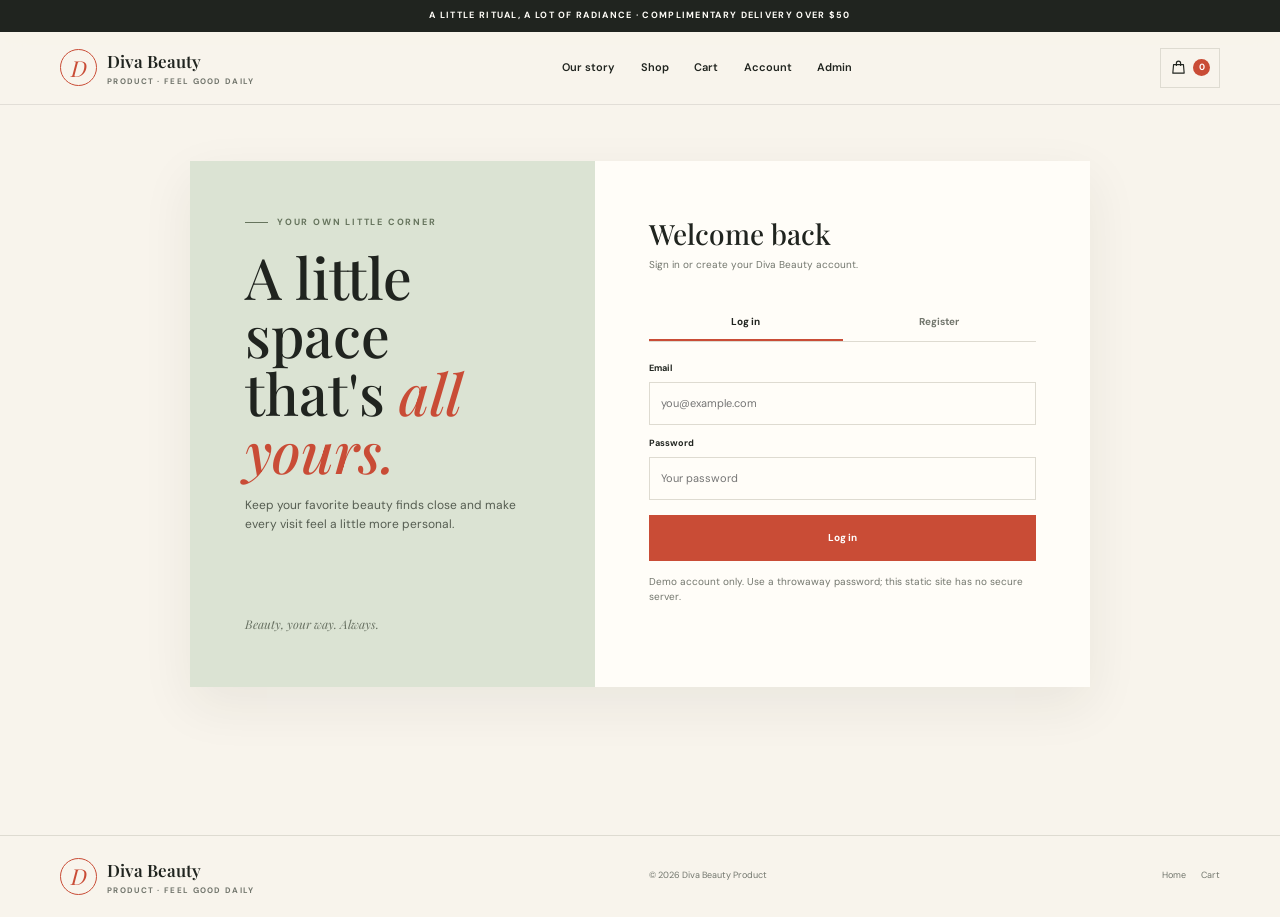
<file: account.html>
<!doctype html>
<html lang="en">
<head>
  <meta charset="utf-8"><meta name="viewport" content="width=device-width, initial-scale=1"><meta name="theme-color" content="#f8f4ec">
  <title>Your account | Diva Beauty Product</title><link rel="stylesheet" href="styles.css"><script src="app.js" defer></script>
</head>
<body data-page="account">
  <div class="announcement">A little ritual, a lot of radiance · Complimentary delivery over $50</div>
  <header class="site-header"><div class="wrap header-inner"><a class="brand" href="index.html"><span class="brand-mark" aria-hidden="true">D</span><span class="brand-copy"><strong>Diva Beauty</strong><small>Product · Feel good daily</small></span></a><nav class="nav" data-main-nav aria-label="Main navigation"><a href="index.html#about">Our story</a><a href="index.html#shop">Shop</a><a href="cart.html">Cart</a><a href="account.html" aria-current="page">Account</a><a href="admin.html">Admin</a></nav><div class="header-actions"><a class="icon-button" href="cart.html" aria-label="Shopping cart"><svg viewBox="0 0 24 24" aria-hidden="true"><path d="M5 8h14l1 12H4L5 8Z"/><path d="M9 9V6a3 3 0 0 1 6 0v3"/></svg><span class="cart-count" data-cart-count>0</span></a><button class="icon-button menu-toggle" type="button" data-menu-toggle aria-label="Toggle navigation" aria-expanded="false"><svg viewBox="0 0 24 24" aria-hidden="true"><path d="M4 7h16M4 12h16M4 17h16"/></svg></button></div></div></header>
  <main class="page-main wrap"><section class="account-layout"><div class="account-story"><div><span class="eyebrow">Your own little corner</span><h1>A little space that's <em>all yours.</em></h1><p>Keep your favorite beauty finds close and make every visit feel a little more personal.</p></div><span class="story-note">Beauty, your way. Always.</span></div><div class="account-form-side"><div class="form-heading"><h2 id="accountHeading">Welcome back</h2><p>Sign in or create your Diva Beauty account.</p></div>
    <div id="authArea"><div class="tabs" role="tablist" aria-label="Account options"><button class="tab active" type="button" data-mode="login" role="tab" aria-selected="true">Log in</button><button class="tab" type="button" data-mode="register" role="tab" aria-selected="false">Register</button></div>
      <form class="auth-form active" id="loginForm"><div class="field"><label for="loginEmail">Email</label><input id="loginEmail" name="email" type="email" autocomplete="email" required placeholder="you@example.com"></div><div class="field"><label for="loginPassword">Password</label><input id="loginPassword" name="password" type="password" autocomplete="current-password" required placeholder="Your password"></div><button class="button" type="submit">Log in</button></form>
      <form class="auth-form" id="registerForm"><div class="field"><label for="registerUsername">User name</label><input id="registerUsername" name="username" autocomplete="username" required minlength="2" placeholder="How should we call you?"></div><div class="field"><label for="registerEmail">Email</label><input id="registerEmail" name="email" type="email" autocomplete="email" required placeholder="you@example.com"></div><div class="field"><label for="registerPassword">Password</label><input id="registerPassword" name="password" type="password" autocomplete="new-password" required minlength="8" placeholder="At least 8 characters"></div><button class="button" type="submit">Create account</button></form>
      <p class="form-note">Demo account only. Use a throwaway password; this static site has no secure server.</p></div>
    <div class="account-panel" id="accountPanel" aria-live="polite"><h3>You're signed in.</h3><p id="accountGreeting"></p><div class="account-actions"><a class="button" href="index.html#shop">Explore products</a><button class="button button-outline" id="signOutButton" type="button">Sign out</button></div></div><p class="feedback" id="feedback" role="status" aria-live="polite"></p>
  </div></section></main>
  <footer class="site-footer"><div class="wrap footer-inner"><a class="brand" href="index.html"><span class="brand-mark" aria-hidden="true">D</span><span class="brand-copy"><strong>Diva Beauty</strong><small>Product · Feel good daily</small></span></a><span class="footer-note">© <span data-year></span> Diva Beauty Product</span><div class="footer-links"><a href="index.html">Home</a><a href="cart.html">Cart</a></div></div></footer>
</body>
</html>
</file>
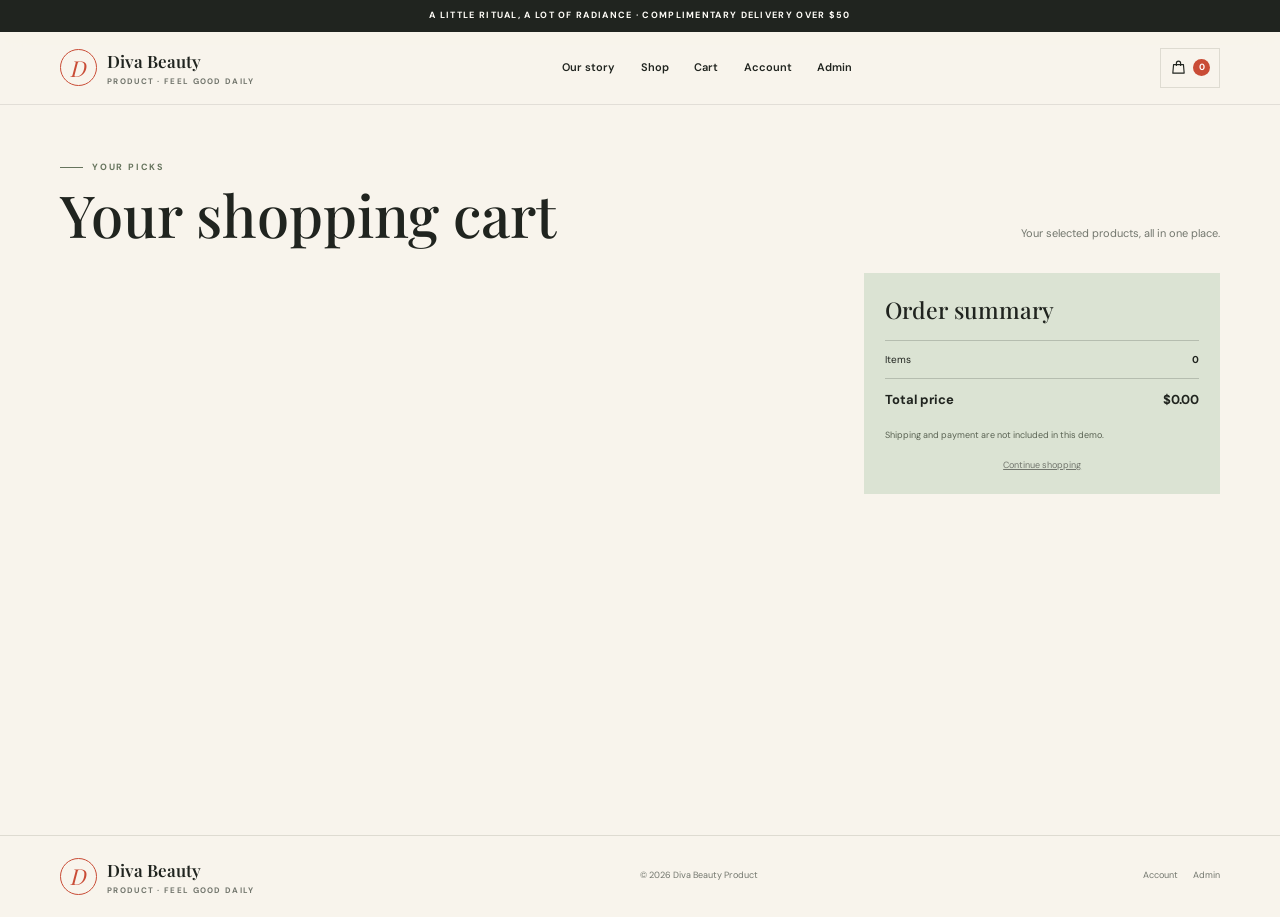
<file: cart.html>
<!doctype html>
<html lang="en">
<head>
  <meta charset="utf-8"><meta name="viewport" content="width=device-width, initial-scale=1"><meta name="theme-color" content="#f8f4ec">
  <title>Your shopping cart | Diva Beauty Product</title><link rel="stylesheet" href="styles.css"><script src="app.js" defer></script>
</head>
<body data-page="cart">
  <div class="announcement">A little ritual, a lot of radiance · Complimentary delivery over $50</div>
  <header class="site-header"><div class="wrap header-inner"><a class="brand" href="index.html"><span class="brand-mark" aria-hidden="true">D</span><span class="brand-copy"><strong>Diva Beauty</strong><small>Product · Feel good daily</small></span></a><nav class="nav" data-main-nav aria-label="Main navigation"><a href="index.html#about">Our story</a><a href="index.html#shop">Shop</a><a href="cart.html" aria-current="page">Cart</a><a href="account.html">Account</a><a href="admin.html">Admin</a></nav><div class="header-actions"><a class="icon-button" href="cart.html" aria-label="Shopping cart"><svg viewBox="0 0 24 24" aria-hidden="true"><path d="M5 8h14l1 12H4L5 8Z"/><path d="M9 9V6a3 3 0 0 1 6 0v3"/></svg><span class="cart-count" data-cart-count>0</span></a><button class="icon-button menu-toggle" type="button" data-menu-toggle aria-label="Toggle navigation" aria-expanded="false"><svg viewBox="0 0 24 24" aria-hidden="true"><path d="M4 7h16M4 12h16M4 17h16"/></svg></button></div></div></header>
  <main class="page-main wrap"><div class="page-heading"><div><span class="eyebrow">Your picks</span><h1>Your shopping cart</h1></div><p id="cartCountText">Your selected products, all in one place.</p></div>
    <div class="cart-layout"><section aria-label="Selected products"><div id="cartContents"></div><div class="empty-state" id="emptyCart" hidden><h2>Your bag is taking a little break.</h2><p>Find a new favorite to add to your routine.</p><a class="button" href="index.html#shop">Explore products</a></div></section>
      <aside class="summary" aria-labelledby="summaryTitle"><h2 id="summaryTitle">Order summary</h2><div class="summary-row"><span>Items</span><strong id="itemCount">0</strong></div><div class="summary-row total"><span>Total price</span><strong id="cartTotal">$0.00</strong></div><p class="summary-note">Shipping and payment are not included in this demo.</p><form id="checkoutSection" hidden><div class="field"><label for="orderName">Your name</label><input id="orderName" name="customer" autocomplete="name" required placeholder="Your name"></div><div class="field"><label for="orderEmail">Email</label><input id="orderEmail" name="email" type="email" autocomplete="email" required placeholder="you@example.com"></div><button class="button" type="submit">Place demo order</button></form><a class="continue-link" href="index.html#shop">Continue shopping</a></aside>
    </div>
  </main>
  <footer class="site-footer"><div class="wrap footer-inner"><a class="brand" href="index.html"><span class="brand-mark" aria-hidden="true">D</span><span class="brand-copy"><strong>Diva Beauty</strong><small>Product · Feel good daily</small></span></a><span class="footer-note">© <span data-year></span> Diva Beauty Product</span><div class="footer-links"><a href="account.html">Account</a><a href="admin.html">Admin</a></div></div></footer>
</body>
</html>
</file>
<file: styles.css>
@import url('https://fonts.googleapis.com/css2?family=DM+Sans:wght@400;500;600;700&family=Playfair+Display:ital,wght@0,500;0,600;1,500&display=swap');
:root{--paper:#f8f4ec;--ink:#20241f;--muted:#72766d;--line:#dedbd1;--red:#c94c36;--red-dark:#a63c2b;--sage:#dbe3d3;--sage-dark:#66745d;--butter:#f0dfae;--white:#fffdf8;--serif:'Playfair Display',Georgia,serif;--sans:'DM Sans',sans-serif;--content:1160px}
*,*::before,*::after{box-sizing:border-box}html{scroll-behavior:smooth;scroll-padding-top:82px}body{margin:0;background:var(--paper);color:var(--ink);font:15px/1.55 var(--sans)}button,input,textarea,select{font:inherit}button,a{-webkit-tap-highlight-color:transparent}a{color:inherit;text-decoration:none}button{color:inherit}img{display:block;max-width:100%}.wrap{width:min(var(--content),calc(100% - 48px));margin-inline:auto}
.announcement{padding:9px 16px;background:var(--ink);color:var(--white);text-align:center;font-size:9px;font-weight:700;letter-spacing:1.3px;text-transform:uppercase}.site-header{position:sticky;z-index:20;top:0;border-bottom:1px solid rgba(32,36,31,.1);background:rgba(248,244,236,.96);backdrop-filter:blur(12px)}.header-inner{min-height:72px;display:flex;align-items:center;justify-content:space-between;gap:20px}.brand{display:inline-flex;align-items:center;gap:10px;flex-shrink:0}.brand-mark{width:37px;height:37px;display:grid;place-items:center;border:1px solid var(--red);border-radius:50%;color:var(--red);font:italic 22px/1 var(--serif)}.brand-copy{display:flex;flex-direction:column;line-height:1.05}.brand-copy strong{font:600 17px var(--serif)}.brand-copy small{margin-top:5px;color:var(--muted);font-size:8px;font-weight:700;letter-spacing:1.3px;text-transform:uppercase}.nav{display:flex;align-items:center;gap:clamp(12px,2vw,26px)}.nav a{font-size:11px;font-weight:600}.nav a:hover,.text-link:hover{color:var(--red)}.header-actions{display:flex;align-items:center;gap:8px}.icon-button{min-width:40px;height:40px;display:inline-flex;align-items:center;justify-content:center;gap:6px;padding:0 9px;border:1px solid var(--line);background:transparent;cursor:pointer}.icon-button:hover{border-color:var(--ink);background:var(--white)}.icon-button svg{width:17px;height:17px;fill:none;stroke:currentColor;stroke-width:1.6;stroke-linecap:round;stroke-linejoin:round}.cart-count{min-width:17px;height:17px;display:grid;place-items:center;padding:0 4px;border-radius:20px;background:var(--red);color:white;font-size:9px;font-weight:700}.menu-toggle{display:none}
.eyebrow{display:flex;align-items:center;gap:9px;color:var(--sage-dark);font-size:9px;font-weight:700;letter-spacing:1.8px;text-transform:uppercase}.eyebrow:before{width:23px;height:1px;background:currentColor;content:''}h1,h2,h3,p{margin-top:0}.display{font:500 clamp(38px,5vw,62px)/1.04 var(--serif);letter-spacing:0}.button{min-height:46px;display:inline-flex;align-items:center;justify-content:center;gap:9px;padding:0 19px;border:1px solid var(--red);background:var(--red);color:white;cursor:pointer;font-size:10px;font-weight:700;transition:background .2s,transform .2s}.button:hover:not(:disabled){transform:translateY(-1px);background:var(--red-dark)}.button:disabled{opacity:.48;cursor:not-allowed}.button-outline{border-color:var(--ink);background:transparent;color:var(--ink)}.button-outline:hover:not(:disabled){background:var(--ink);color:white}.text-link{font-size:11px;font-weight:700;text-decoration:underline;text-underline-offset:3px}.section{padding:82px 0}.section-heading{display:flex;align-items:end;justify-content:space-between;gap:24px;margin-bottom:28px}.section-heading h2{margin:9px 0 0;font:500 clamp(36px,4vw,54px)/1.07 var(--serif)}.section-heading p{max-width:300px;margin:0;color:var(--muted);font-size:11px}
.hero{padding:28px 0 55px}.hero-grid{min-height:500px;display:grid;grid-template-columns:1fr 1fr;overflow:hidden;background:var(--sage)}.hero-copy{position:relative;display:flex;flex-direction:column;align-items:flex-start;justify-content:center;padding:clamp(34px,6vw,78px)}.hero-copy h1{max-width:500px;margin:18px 0;font:500 clamp(54px,7vw,82px)/.98 var(--serif)}.hero-copy h1 em{color:var(--red);font-weight:500}.hero-copy p{max-width:365px;margin-bottom:24px;color:#555d51;font-size:13px}.hero-note{position:absolute;bottom:18px;left:34px;color:#687162;font:italic 12px var(--serif)}.hero-image{position:relative;min-height:400px;background:#d7bc9a}.hero-image img{position:absolute;inset:0;width:100%;height:100%;object-fit:cover}.hero-stamp{position:absolute;right:20px;bottom:20px;width:82px;height:82px;display:grid;place-items:center;border-radius:50%;background:var(--butter);text-align:center;font:italic 13px/1.2 var(--serif);transform:rotate(8deg)}.ticker{padding:14px 0;border-block:1px solid var(--line);overflow:hidden}.ticker-inner{display:flex;justify-content:space-around;gap:24px;white-space:nowrap;color:#555b50;font-size:9px;font-weight:700;letter-spacing:1.5px;text-transform:uppercase}.ticker-inner span:after{margin-left:24px;color:var(--red);content:'✳'}
.category-tabs{display:flex;flex-wrap:wrap;gap:7px;margin-bottom:22px}.category-tab{min-height:35px;padding:0 13px;border:1px solid var(--line);background:transparent;color:var(--muted);cursor:pointer;font-size:10px;font-weight:600}.category-tab.active,.category-tab:hover{border-color:var(--ink);background:var(--ink);color:white}.product-grid{display:grid;grid-template-columns:repeat(4,minmax(0,1fr));gap:22px 15px}.product-card{min-width:0}.product-photo{position:relative;aspect-ratio:4/4.7;overflow:hidden;background:#e7dfd1;cursor:pointer}.product-photo img{width:100%;height:100%;object-fit:cover;transition:transform .45s}.product-card:hover .product-photo img{transform:scale(1.035)}.product-tag{position:absolute;top:10px;left:10px;padding:5px 8px;background:var(--white);font-size:8px;font-weight:700;letter-spacing:.7px;text-transform:uppercase}.quick-add{position:absolute;right:9px;bottom:9px;width:36px;height:36px;display:grid;place-items:center;border:0;background:var(--white);cursor:pointer;font-size:21px}.quick-add:hover{background:var(--red);color:white}.product-info{padding-top:10px}.product-meta{display:flex;justify-content:space-between;align-items:start;gap:8px}.product-name{margin:0;font:500 16px/1.2 var(--serif)}.product-price{flex-shrink:0;font-size:11px;font-weight:700}.product-category{margin:5px 0 0;color:var(--muted);font-size:9px}.no-products{grid-column:1/-1;padding:30px;color:var(--muted);text-align:center}
.about-grid{display:grid;grid-template-columns:1fr 1fr;min-height:410px;background:var(--butter)}.about-photo{min-height:320px;overflow:hidden}.about-photo img{width:100%;height:100%;object-fit:cover}.about-copy{display:flex;flex-direction:column;justify-content:center;align-items:flex-start;padding:clamp(30px,5vw,66px)}.about-copy h2{max-width:410px;margin:12px 0 16px;font:500 clamp(36px,4vw,52px)/1.07 var(--serif)}.about-copy>p{max-width:430px;color:#5f5a4b;font-size:12px}.objectives{display:grid;grid-template-columns:repeat(3,1fr);gap:13px;margin-top:13px}.objective{padding-top:10px;border-top:1px solid rgba(32,36,31,.25)}.objective strong{display:block;margin-bottom:4px;font:500 14px var(--serif)}.objective span{color:#6b6657;font-size:9px;line-height:1.4}.contact-grid{display:grid;grid-template-columns:.8fr 1.2fr;gap:55px}.contact-copy h2{margin:10px 0 14px;font:500 clamp(36px,4vw,52px)/1.07 var(--serif)}.contact-copy>p{max-width:360px;color:var(--muted);font-size:12px}.owner-details{display:grid;gap:12px;margin-top:22px;font-size:11px}.owner-details span{color:var(--muted)}.contact-form,.form-grid{display:grid;grid-template-columns:1fr 1fr;gap:13px}.field{display:grid;gap:6px}.field.full{grid-column:1/-1}.field label{font-size:9px;font-weight:700}.field input,.field textarea,.field select{width:100%;min-height:43px;padding:9px 11px;border:1px solid var(--line);border-radius:0;outline:0;background:var(--white);color:var(--ink);font-size:11px}.field textarea{min-height:105px;resize:vertical}.field input:focus,.field textarea:focus,.field select:focus{border-color:var(--red)}.contact-form .button{justify-self:start}
.ritual-band{display:grid;grid-template-columns:1.1fr .9fr;min-height:320px;overflow:hidden;background:var(--red);color:white}.ritual-copy{display:flex;flex-direction:column;align-items:flex-start;justify-content:center;padding:clamp(32px,6vw,70px)}.ritual-copy .eyebrow{color:#f4cfc5}.ritual-copy h2{max-width:400px;margin:12px 0;font:500 clamp(35px,4vw,54px)/1.03 var(--serif)}.ritual-copy p{max-width:340px;color:#f8ddd5;font-size:11px}.ritual-copy .button{border-color:white;background:white;color:var(--red-dark)}.ritual-image img{width:100%;height:100%;min-height:280px;object-fit:cover}
.site-footer{padding:22px 0;border-top:1px solid var(--line)}.footer-inner{display:flex;align-items:center;justify-content:space-between;gap:18px}.footer-note,.footer-links{color:var(--muted);font-size:9px}.footer-links{display:flex;align-items:center;gap:15px}.admin-link{padding:0;border:0;background:transparent;color:inherit;cursor:pointer;font:inherit}.admin-link:hover{color:var(--red)}
.page-main{min-height:calc(100vh - 170px);padding:56px 0 76px}.page-heading{display:flex;align-items:end;justify-content:space-between;gap:20px;margin-bottom:28px}.page-heading h1{margin:9px 0 0;font:500 clamp(38px,5vw,58px)/1.05 var(--serif)}.page-heading>p{max-width:310px;margin:0 0 3px;color:var(--muted);font-size:11px}
.cart-layout{display:grid;grid-template-columns:minmax(0,1.5fr) minmax(250px,.7fr);gap:42px;align-items:start}.cart-list{border-top:1px solid var(--line)}.cart-item{display:grid;grid-template-columns:90px minmax(0,1fr) auto;align-items:center;gap:15px;padding:15px 0;border-bottom:1px solid var(--line)}.cart-item img{width:90px;height:104px;object-fit:cover;background:var(--sage)}.item-category{margin:0 0 3px;color:var(--muted);font-size:8px;font-weight:700;letter-spacing:.8px;text-transform:uppercase}.item-name{margin:0;font:500 18px/1.2 var(--serif)}.item-unit{margin:5px 0 10px;color:var(--muted);font-size:10px}.quantity-control{display:flex;align-items:center;gap:10px}.quantity-control button{width:27px;height:27px;display:grid;place-items:center;border:1px solid var(--line);background:transparent;cursor:pointer}.quantity-control button:hover{border-color:var(--ink);background:var(--white)}.quantity-value{min-width:14px;text-align:center;font-size:10px;font-weight:700}.item-end{display:grid;justify-items:end;gap:14px}.item-total{font-size:11px;font-weight:700}.remove-button{padding:0;border:0;background:none;color:var(--muted);cursor:pointer;font-size:9px;text-decoration:underline}.summary{padding:21px;background:var(--sage)}.summary h2{margin:0 0 15px;font:500 23px var(--serif)}.summary-row{display:flex;justify-content:space-between;gap:10px;padding:11px 0;border-top:1px solid rgba(32,36,31,.2);font-size:10px}.summary-row.total{font-size:13px;font-weight:700}.summary-note{margin:8px 0 16px;color:#596252;font-size:9px}.summary .button{width:100%}.continue-link{display:block;margin-top:12px;color:var(--muted);text-align:center;font-size:9px;text-decoration:underline}.empty-state{padding:50px 18px;border-bottom:1px solid var(--line);text-align:center}.empty-state h2{margin:0 0 7px;font:500 25px var(--serif)}.empty-state p{margin:0 0 16px;color:var(--muted);font-size:10px}.empty-state .button{width:auto}
.account-layout{width:min(900px,100%);min-height:510px;display:grid;grid-template-columns:.9fr 1.1fr;margin:0 auto;background:var(--white);box-shadow:0 18px 50px rgba(49,44,32,.07)}.account-story{display:flex;flex-direction:column;justify-content:space-between;padding:clamp(28px,5vw,55px);background:var(--sage)}.account-story h1{max-width:360px;margin:17px 0;font:500 clamp(40px,5vw,57px)/1.02 var(--serif)}.account-story h1 em{color:var(--red)}.account-story p{max-width:300px;color:#555d51;font-size:12px}.story-note{margin-top:30px;color:#687162;font:italic 12px var(--serif)}.account-form-side{display:flex;flex-direction:column;justify-content:center;padding:clamp(28px,5vw,54px)}.form-heading{margin-bottom:18px}.form-heading h2{margin:0 0 5px;font:500 28px var(--serif)}.form-heading p,.form-note{margin:0;color:var(--muted);font-size:10px}.tabs{display:grid;grid-template-columns:1fr 1fr;margin:15px 0 20px;border-bottom:1px solid var(--line)}.tab{padding:9px 6px;border:0;border-bottom:2px solid transparent;background:transparent;color:var(--muted);cursor:pointer;font-size:10px;font-weight:700}.tab.active{border-bottom-color:var(--red);color:var(--ink)}.auth-form{display:none;gap:12px}.auth-form.active{display:grid}.auth-form .button{width:100%;margin-top:3px}.form-note{margin-top:13px}.feedback{min-height:18px;margin:10px 0 0;color:var(--red-dark);font-size:10px}.account-panel{display:none;padding:16px;background:var(--paper)}.account-panel.visible{display:block}.account-panel h3{margin:0 0 5px;font:500 22px var(--serif)}.account-panel p{color:var(--muted);font-size:10px}.account-actions{display:flex;flex-wrap:wrap;gap:9px}.account-actions .button{width:auto}
.admin-note{padding:10px 12px;margin-bottom:18px;background:var(--butter);color:#5d4b20;font-size:10px}.admin-tabs{display:flex;gap:8px;margin-bottom:18px;border-bottom:1px solid var(--line)}.admin-tab{padding:9px 11px;border:0;border-bottom:2px solid transparent;background:transparent;color:var(--muted);cursor:pointer;font-size:10px;font-weight:700}.admin-tab.active{border-bottom-color:var(--red);color:var(--ink)}.admin-panel{display:none}.admin-panel.active{display:block}.admin-form{display:grid;grid-template-columns:1fr 1fr;gap:11px;padding:17px;margin-bottom:22px;background:var(--white)}.admin-form .field textarea{min-height:70px}.admin-form .button{justify-self:start}.admin-list{border-top:1px solid var(--line)}.admin-row{display:grid;grid-template-columns:48px minmax(0,1fr) auto auto;align-items:center;gap:10px;padding:9px 0;border-bottom:1px solid var(--line)}.admin-row img{width:48px;height:52px;object-fit:cover;background:var(--sage)}.admin-row strong{display:block;font:500 13px var(--serif)}.admin-row small{color:var(--muted);font-size:9px}.small-button{padding:6px 8px;border:1px solid var(--line);background:transparent;cursor:pointer;font-size:9px}.small-button:hover{border-color:var(--ink)}.small-button.danger{color:var(--red-dark)}.order-row{display:grid;grid-template-columns:1fr auto;gap:10px;padding:12px 0;border-bottom:1px solid var(--line)}.order-row strong{font:500 14px var(--serif)}.order-row p{margin:3px 0 0;color:var(--muted);font-size:9px}.order-row>span{font-size:10px;font-weight:700}.modal-layer{position:fixed;z-index:60;inset:0;display:none;place-items:center;padding:16px;background:rgba(25,27,23,.55)}.modal-layer.open{display:grid}.modal{position:relative;width:min(760px,100%);max-height:90vh;overflow:auto;background:var(--paper)}.modal-close{position:absolute;z-index:2;top:10px;right:10px;width:34px;height:34px;border:1px solid var(--line);background:var(--paper);cursor:pointer;font-size:19px}.product-detail{display:grid;grid-template-columns:1fr 1fr}.detail-image{min-height:420px;background:var(--sage)}.detail-image img{width:100%;height:100%;object-fit:cover}.detail-copy{padding:42px 32px 28px}.detail-copy h2{margin:9px 0;font:500 34px/1.05 var(--serif)}.detail-price{margin-bottom:15px;font-size:13px;font-weight:700}.detail-copy p,.ingredients{color:var(--muted);font-size:10px}.detail-copy h3{margin:17px 0 5px;font-size:9px;letter-spacing:.8px;text-transform:uppercase}.detail-copy .button{width:100%;margin-top:12px}.toast{position:fixed;z-index:100;right:20px;bottom:20px;padding:11px 15px;background:var(--ink);color:white;font-size:10px;opacity:0;transform:translateY(8px);pointer-events:none;transition:.2s}.toast.show{opacity:1;transform:translateY(0)}
@media(max-width:850px){.nav{gap:11px}.nav a{font-size:10px}.product-grid{grid-template-columns:repeat(2,minmax(0,1fr))}.hero-grid{min-height:430px}.hero-copy{padding:36px}.contact-grid{gap:30px}.cart-layout{gap:24px}}
@media(max-width:650px){.wrap{width:calc(100% - 32px)}.header-inner{min-height:64px;gap:8px}.brand-mark{width:33px;height:33px}.brand-copy strong{font-size:15px}.brand-copy small{font-size:7px}.menu-toggle{display:inline-flex}.nav{position:absolute;top:64px;right:0;left:0;display:none;grid-template-columns:1fr 1fr;gap:0;padding:7px 16px 13px;border-bottom:1px solid var(--line);background:var(--paper)}.nav.open{display:grid}.nav a{padding:10px 5px;border-bottom:1px solid var(--line);font-size:10px}.header-actions{gap:4px}.icon-button{min-width:35px;height:35px;padding:0 6px}.hero{padding:15px 0 38px}.hero-grid{grid-template-columns:1fr}.hero-copy{min-height:340px;padding:35px 25px 48px}.hero-copy h1{font-size:clamp(52px,13vw,68px)}.hero-copy p{font-size:11px}.hero-image{min-height:290px}.hero-note{left:25px}.section{padding:60px 0}.section-heading{display:block;margin-bottom:21px}.section-heading p{margin-top:9px}.section-heading h2{font-size:39px}.product-grid{gap:20px 10px}.product-name{font-size:14px}.product-tag{top:7px;left:7px;padding:4px 6px;font-size:7px}.quick-add{right:7px;bottom:7px;width:32px;height:32px}.about-grid{grid-template-columns:1fr}.about-photo{min-height:240px;max-height:310px}.about-copy{padding:30px 24px}.objectives{gap:9px}.objective strong{font-size:12px}.objective span{font-size:8px}.ritual-band{grid-template-columns:1fr}.ritual-copy{padding:34px 25px}.ritual-image img{min-height:220px}.contact-grid{grid-template-columns:1fr;gap:23px}.contact-form{gap:10px}.footer-inner{align-items:flex-start;flex-direction:column}.footer-links{flex-wrap:wrap}.page-main{padding:38px 0 54px}.page-heading{display:block;margin-bottom:22px}.page-heading>p{margin-top:8px}.cart-layout{grid-template-columns:1fr;gap:22px}.cart-item{grid-template-columns:68px minmax(0,1fr) auto;gap:9px}.cart-item img{width:68px;height:82px}.item-name{font-size:15px}.item-unit{margin-bottom:8px}.item-end{gap:10px}.quantity-control{gap:7px}.quantity-control button{width:25px;height:25px}.account-layout{grid-template-columns:1fr}.account-story{min-height:230px;padding:28px}.account-story h1{font-size:42px}.story-note{margin-top:20px}.account-form-side{padding:28px 23px}.admin-form{grid-template-columns:1fr;padding:12px}.admin-row{grid-template-columns:40px minmax(0,1fr) auto;gap:7px}.admin-row img{width:40px;height:46px}.admin-row .edit-product{display:none}.admin-tabs{gap:0}.admin-tab{padding-inline:7px;font-size:9px}.product-detail{grid-template-columns:1fr}.detail-image{min-height:240px;max-height:290px}.detail-copy{padding:25px 22px}.detail-copy h2{font-size:29px}}
@media(prefers-reduced-motion:reduce){*,*::before,*::after{scroll-behavior:auto!important;animation-duration:.01ms!important;transition-duration:.01ms!important}}
</file>
